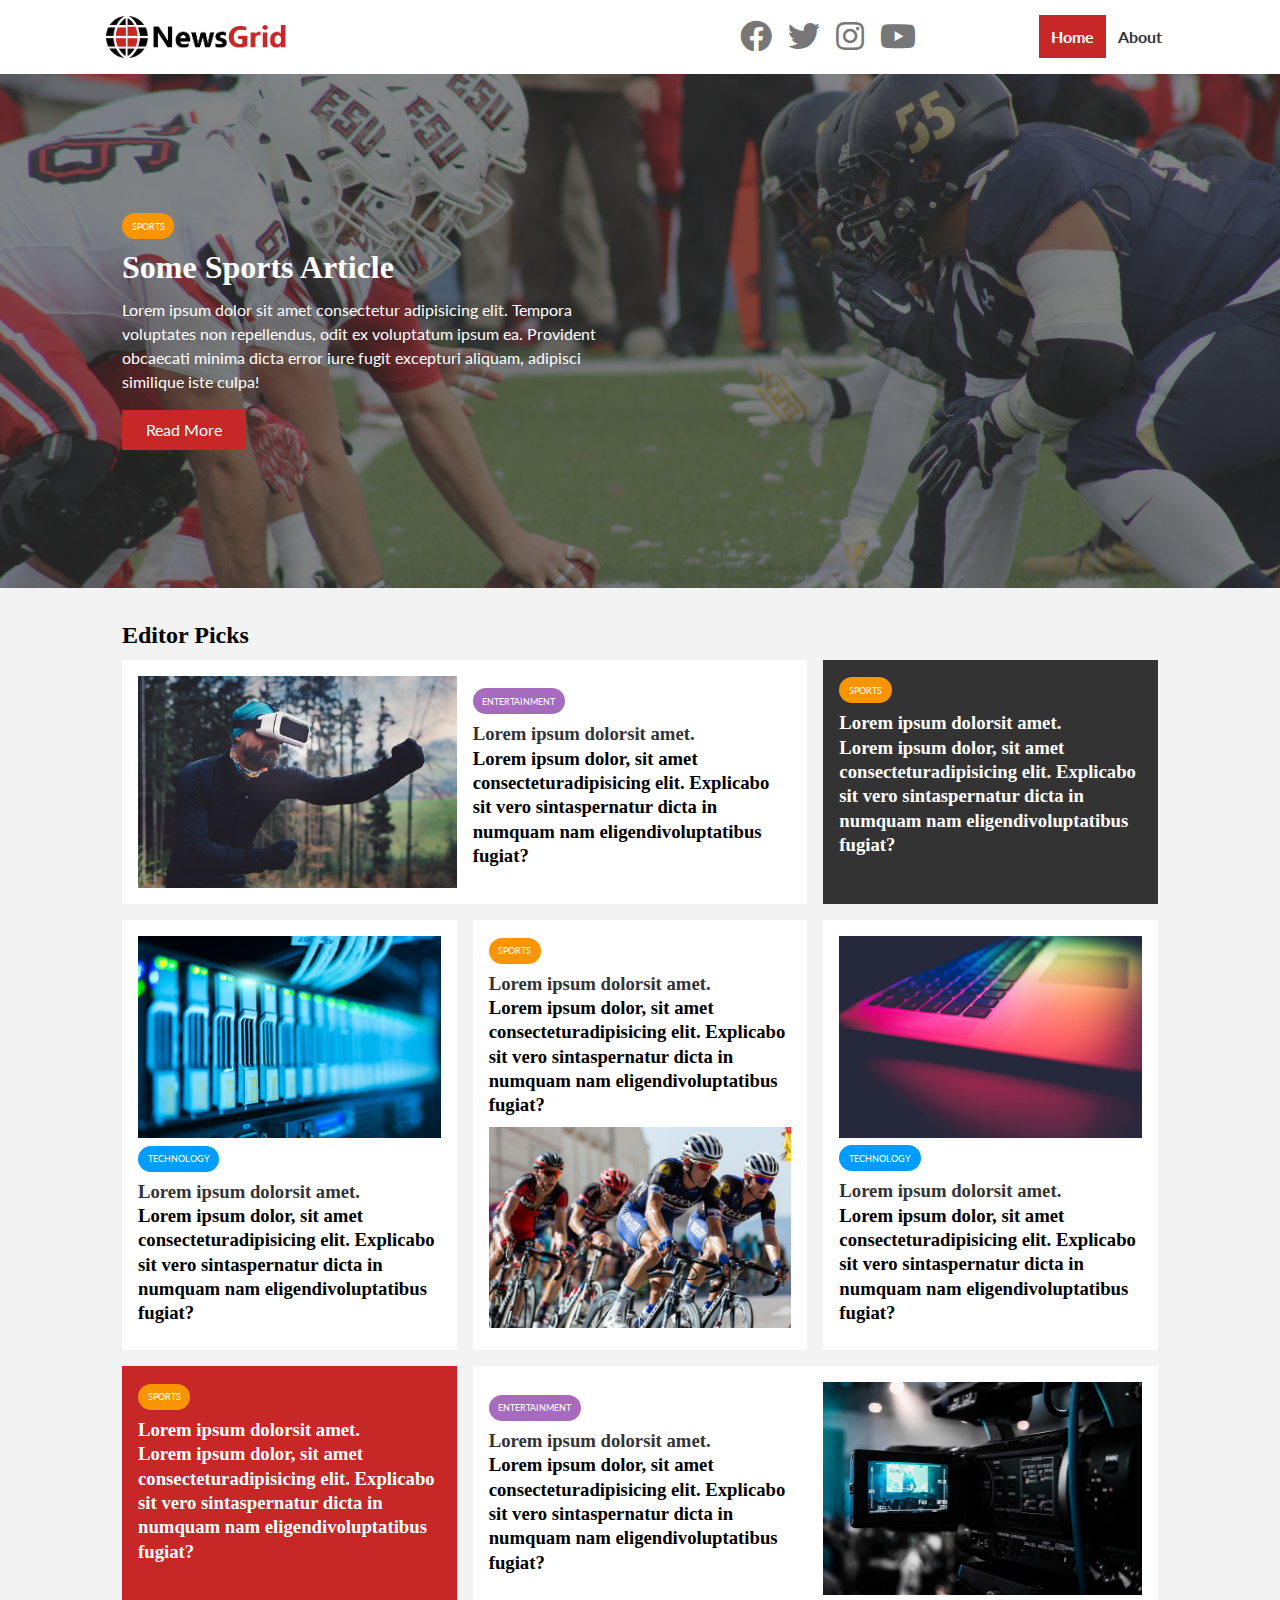
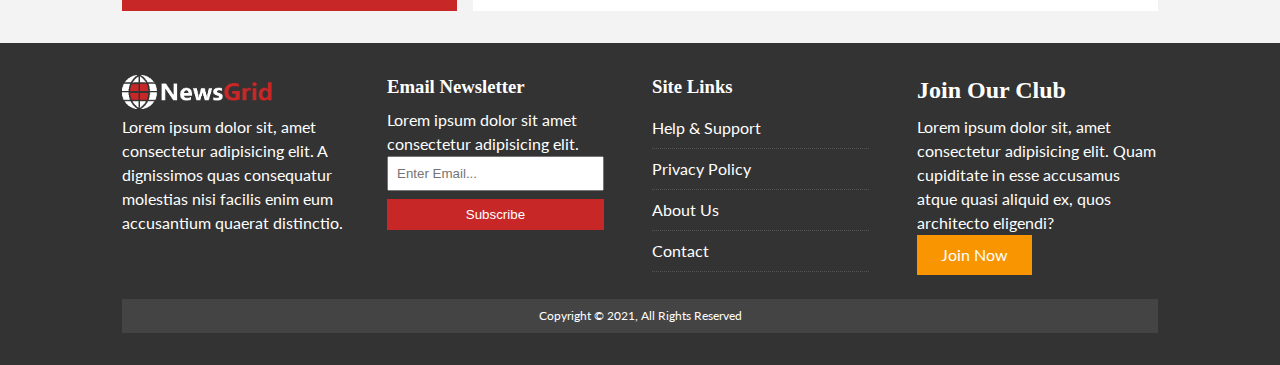
<file: index.html>
<!DOCTYPE html>
<html lang="en">

<head>
    <meta charset="UTF-8">
    <meta name="viewport" content="width=device-width, initial-scale=1.0">
    <link rel="stylesheet" href="https://cdnjs.cloudflare.com/ajax/libs/font-awesome/5.15.1/css/all.min.css">
    <link rel="preconnect" href="https://fonts.gstatic.com">
    <link
        href="https://fonts.googleapis.com/css2?family=Lato:ital,wght@0,100;0,300;0,400;0,700;0,900;1,100;1,300;1,400;1,700;1,900&display=swap"
        rel="stylesheet">
    <link rel="stylesheet" href="css/style.css">
    <link rel="stylesheet" media="screen and (max-width: 768px)" href="css/mobile.css">
    <link rel="shortcut icon" type="image/x-icon" href="favicon.ico">

    <title>NewsGrid | Latest News</title>
</head>

<body>
    <nav id="main-nav">
        <div class="container">
            <img src="images/logo.png" alt="NewsGrid Logo" class="logo">
            <div class="social">
                <a href="http://fb.com" class="facebook" target="_blank"><i class="fab fa-facebook fa-2x"></i></a>
                <a href="http://twitter.com" class="twitter" target="_blank"><i class="fab fa-twitter fa-2x"></i></a>
                <a href="http://instagram.com" class="instagram" target="_blank"><i
                        class="fab fa-instagram fa-2x"></i></a>
                <a href="http://youtube.com" class="youtube" target="_blank"><i class="fab fa-youtube fa-2x"></i></a>
            </div>

            <ul>
                <li><a href="index.html" class="current">Home</a></li>
                <li><a href="about.html">About</a></li>
            </ul>
        </div>
    </nav>

    <!-- Showcase -->

    <header id="showcase">
        <div class="container">
            <div class="showcase-container">
                <div class="showcase-content">
                    <div class="category category-sports">Sports</div>
                    <h1>Some Sports Article</h1>
                    <p>Lorem ipsum dolor sit amet consectetur adipisicing elit. Tempora voluptates non repellendus, odit
                        ex voluptatum ipsum ea. Provident obcaecati minima dicta error iure fugit excepturi aliquam,
                        adipisci similique iste culpa!</p>
                    <a href="article.html" class="btn btn-primary">Read More</a>
                </div>
            </div>
        </div>
    </header>

    <!-- Home Articles -->
    <section id="home-articles" class="py-2">
        <div class="container">
            <h2>Editor Picks</h2>
            <div class="articles-container">
                <article class="card">
                    <img src="images/articles/ent1.jpg" alt="">
                    <div>
                        <div class="category category-ent">Entertainment</div>
                        <h3>
                            <a href="article.html">Lorem ipsum dolorsit amet.</a>
                            <p>Lorem ipsum dolor, sit amet consecteturadipisicing elit. Explicabo sit vero
                                sintaspernatur dicta in numquam nam eligendivoluptatibus fugiat?</p>
                        </h3>
                    </div>
                </article>
                <article class="card bg-dark">
                    <div class="category category-sports">Sports</div>
                    <h3>
                        <a href="article.html">Lorem ipsum dolorsit amet.</a>
                        <p>Lorem ipsum dolor, sit amet consecteturadipisicing elit. Explicabo sit vero
                            sintaspernatur dicta in numquam nam eligendivoluptatibus fugiat?</p>
                    </h3>
                </article>
                <article class="card">
                    <img src="images/articles/tech1.jpg" alt="">
                    <div class="category category-tech">Technology</div>
                    <h3>
                        <a href="article.html">Lorem ipsum dolorsit amet.</a>
                        <p>Lorem ipsum dolor, sit amet consecteturadipisicing elit. Explicabo sit vero
                            sintaspernatur dicta in numquam nam eligendivoluptatibus fugiat?</p>
                    </h3>
                </article>
                <article class="card">
                    <div class="category category-sports">Sports</div>
                    <h3>
                        <a href="article.html">Lorem ipsum dolorsit amet.</a>
                        <p>Lorem ipsum dolor, sit amet consecteturadipisicing elit. Explicabo sit vero
                            sintaspernatur dicta in numquam nam eligendivoluptatibus fugiat?</p>
                    </h3>
                    <img src="images/articles/sports1.jpg" alt="">
                </article>
                <article class="card">
                    <img src="images/articles/tech2.jpg" alt="">
                    <div class="category category-tech">Technology</div>
                    <h3>
                        <a href="article.html">Lorem ipsum dolorsit amet.</a>
                        <p>Lorem ipsum dolor, sit amet consecteturadipisicing elit. Explicabo sit vero
                            sintaspernatur dicta in numquam nam eligendivoluptatibus fugiat?</p>
                    </h3>
                </article>
                <article class="card bg-primary">
                    <div class="category category-sports">Sports</div>
                    <h3>
                        <a href="article.html">Lorem ipsum dolorsit amet.</a>
                        <p>Lorem ipsum dolor, sit amet consecteturadipisicing elit. Explicabo sit vero
                            sintaspernatur dicta in numquam nam eligendivoluptatibus fugiat?</p>
                    </h3>
                </article>
                <article class="card">
                    <div>
                        <div class="category category-ent">Entertainment</div>
                        <h3>
                            <a href="article.html">Lorem ipsum dolorsit amet.</a>
                            <p>Lorem ipsum dolor, sit amet consecteturadipisicing elit. Explicabo sit vero
                                sintaspernatur dicta in numquam nam eligendivoluptatibus fugiat?</p>
                        </h3>
                    </div>
                    <img src="images/articles/ent2.jpg" alt="">
                </article>
            </div>
        </div>
    </section>

    <!-- Footer -->

    <footer id="main-footer" class="py-2">
        <div class="container footer-container">
            <div>
                <img src="images/logo_light.png" alt="NewsGrid">
                <p>Lorem ipsum dolor sit, amet consectetur adipisicing elit. A dignissimos quas consequatur molestias
                    nisi
                    facilis enim eum accusantium quaerat distinctio.</p>
            </div>
            <div>
                <h3>Email Newsletter</h3>
                <p>Lorem ipsum dolor sit amet consectetur adipisicing elit.</p>
                <form>
                    <input type="email" placeholder="Enter Email...">
                    <input type="submit" value="Subscribe" class="btn btn-primary">
                </form>
            </div>
            <div>
                <h3>Site Links</h3>
                <ul class="list">
                    <li><a href="#">Help & Support</a></li>
                    <li><a href="#">Privacy Policy</a></li>
                    <li><a href="#">About Us</a></li>
                    <li><a href="#">Contact</a></li>
                </ul>
            </div>

            <div>
                <h2>Join Our Club</h2>
                <p>Lorem ipsum dolor sit, amet consectetur adipisicing elit. Quam cupiditate in esse accusamus atque
                    quasi aliquid ex, quos architecto eligendi?</p>
                <a href="#" class="btn btn-secondary">Join Now</a>
            </div>

            <div>
                <p>Copyright &copy; 2021, All Rights Reserved</p>
            </div>
        </div>
    </footer>
</body>

</html>
</file>
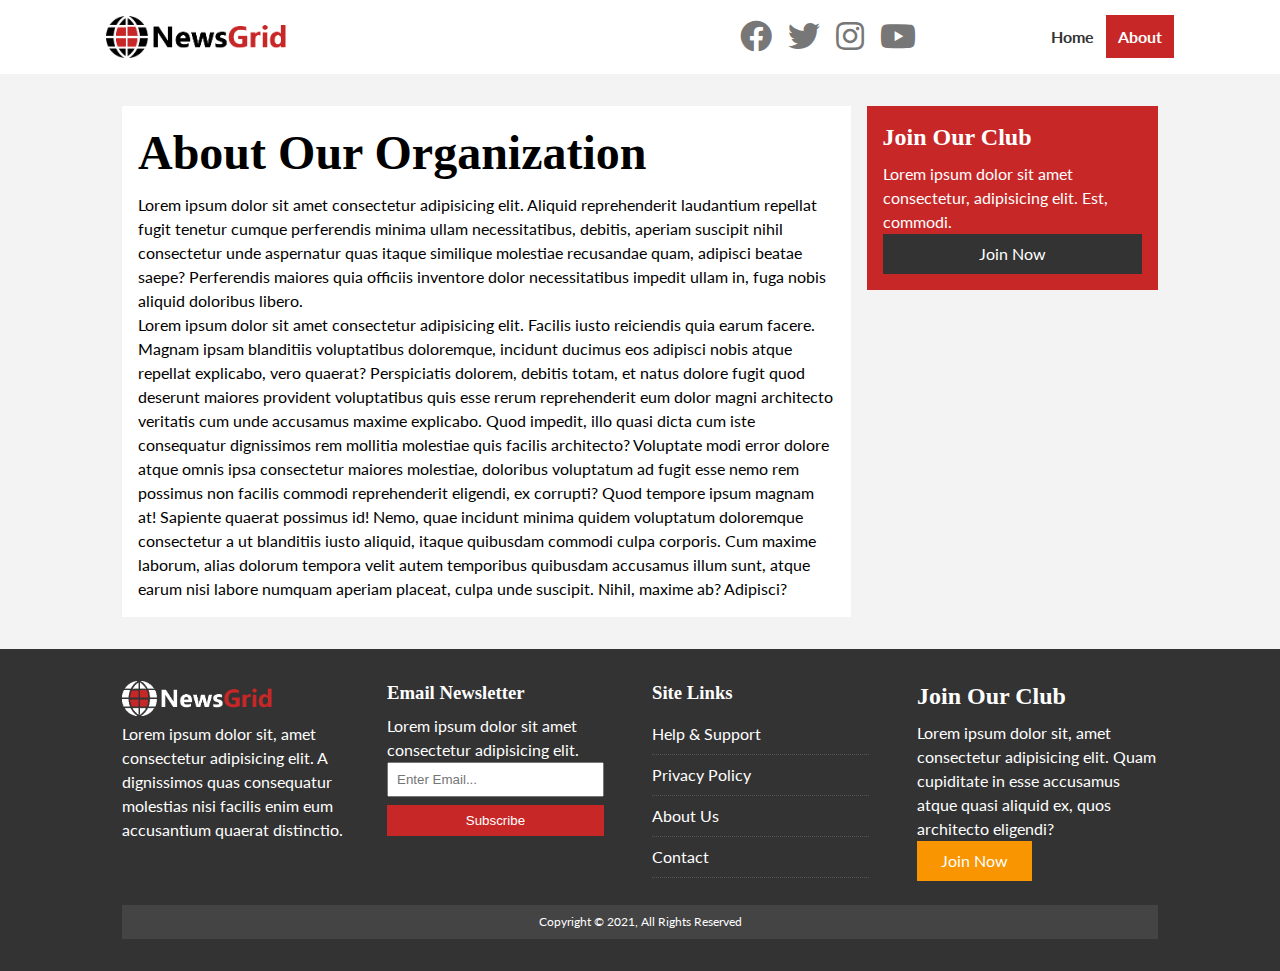
<file: about.html>
<!DOCTYPE html>
<html lang="en">

<head>
    <meta charset="UTF-8">
    <meta name="viewport" content="width=device-width, initial-scale=1.0">
    <link rel="stylesheet" href="https://cdnjs.cloudflare.com/ajax/libs/font-awesome/5.15.1/css/all.min.css">
    <link rel="preconnect" href="https://fonts.gstatic.com">
    <link
        href="https://fonts.googleapis.com/css2?family=Lato:ital,wght@0,100;0,300;0,400;0,700;0,900;1,100;1,300;1,400;1,700;1,900&display=swap"
        rel="stylesheet">
    <link rel="stylesheet" href="css/style.css">
    <link rel="stylesheet" media="screen and (max-width: 768px)" href="css/mobile.css">
    <link rel="shortcut icon" type="image/x-icon" href="favicon.ico">

    <title>NewsGrid | About</title>
</head>

<body>
    <nav id="main-nav">
        <div class="container">
            <img src="images/logo.png" alt="NewsGrid Logo" class="logo">
            <div class="social">
                <a href="http://fb.com" class="facebook" target="_blank"><i class="fab fa-facebook fa-2x"></i></a>
                <a href="http://twitter.com" class="twitter" target="_blank"><i class="fab fa-twitter fa-2x"></i></a>
                <a href="http://instagram.com" class="instagram" target="_blank"><i
                        class="fab fa-instagram fa-2x"></i></a>
                <a href="http://youtube.com" class="youtube" target="_blank"><i class="fab fa-youtube fa-2x"></i></a>
            </div>

            <ul>
                <li><a href="index.html">Home</a></li>
                <li><a href="about.html" class="current">About</a></li>
            </ul>
        </div>
    </nav>

    <!-- About Section -->

    <section id="about">
        <div class="container">
            <div class="page-container">
                <article class="card">
                    <h1 class="l-heading">About Our Organization</h1>
                    <p>Lorem ipsum dolor sit amet consectetur adipisicing elit. Aliquid reprehenderit laudantium
                        repellat fugit tenetur cumque perferendis minima ullam necessitatibus, debitis, aperiam suscipit
                        nihil consectetur unde aspernatur quas itaque similique molestiae recusandae quam, adipisci
                        beatae saepe? Perferendis maiores quia officiis inventore dolor necessitatibus impedit ullam in,
                        fuga nobis aliquid doloribus libero.</p>
                    <p>Lorem ipsum dolor sit amet consectetur adipisicing elit. Facilis iusto reiciendis quia earum
                        facere. Magnam ipsam blanditiis voluptatibus doloremque, incidunt ducimus eos adipisci nobis
                        atque repellat explicabo, vero quaerat? Perspiciatis dolorem, debitis totam, et natus dolore
                        fugit quod deserunt maiores provident voluptatibus quis esse rerum reprehenderit eum dolor magni
                        architecto veritatis cum unde accusamus maxime explicabo. Quod impedit, illo quasi dicta cum
                        iste consequatur dignissimos rem mollitia molestiae quis facilis architecto? Voluptate modi
                        error dolore atque omnis ipsa consectetur maiores molestiae, doloribus voluptatum ad fugit esse
                        nemo rem possimus non facilis commodi reprehenderit eligendi, ex corrupti? Quod tempore ipsum
                        magnam at! Sapiente quaerat possimus id! Nemo, quae incidunt minima quidem voluptatum doloremque
                        consectetur a ut blanditiis iusto aliquid, itaque quibusdam commodi culpa corporis. Cum maxime
                        laborum, alias dolorum tempora velit autem temporibus quibusdam accusamus illum sunt, atque
                        earum nisi labore numquam aperiam placeat, culpa unde suscipit. Nihil, maxime ab? Adipisci?</p>
                </article>
                <aside class="card bg-primary">
                    <h2>Join Our Club</h2>
                    <p>Lorem ipsum dolor sit amet consectetur, adipisicing elit. Est, commodi.</p>
                    <a href="#" class="btn btn-dark btn-block">Join Now</a>
                </aside>
            </div>
        </div>
    </section>


    <!-- Footer -->

    <footer id="main-footer" class="py-2">
        <div class="container footer-container">
            <div>
                <img src="images/logo_light.png" alt="NewsGrid">
                <p>Lorem ipsum dolor sit, amet consectetur adipisicing elit. A dignissimos quas consequatur molestias
                    nisi
                    facilis enim eum accusantium quaerat distinctio.</p>
            </div>
            <div>
                <h3>Email Newsletter</h3>
                <p>Lorem ipsum dolor sit amet consectetur adipisicing elit.</p>
                <form>
                    <input type="email" placeholder="Enter Email...">
                    <input type="submit" value="Subscribe" class="btn btn-primary">
                </form>
            </div>
            <div>
                <h3>Site Links</h3>
                <ul class="list">
                    <li><a href="#">Help & Support</a></li>
                    <li><a href="#">Privacy Policy</a></li>
                    <li><a href="#">About Us</a></li>
                    <li><a href="#">Contact</a></li>
                </ul>
            </div>

            <div>
                <h2>Join Our Club</h2>
                <p>Lorem ipsum dolor sit, amet consectetur adipisicing elit. Quam cupiditate in esse accusamus atque
                    quasi aliquid ex, quos architecto eligendi?</p>
                <a href="#" class="btn btn-secondary">Join Now</a>
            </div>

            <div>
                <p>Copyright &copy; 2021, All Rights Reserved</p>
            </div>
        </div>
    </footer>
</body>

</html>
</file>
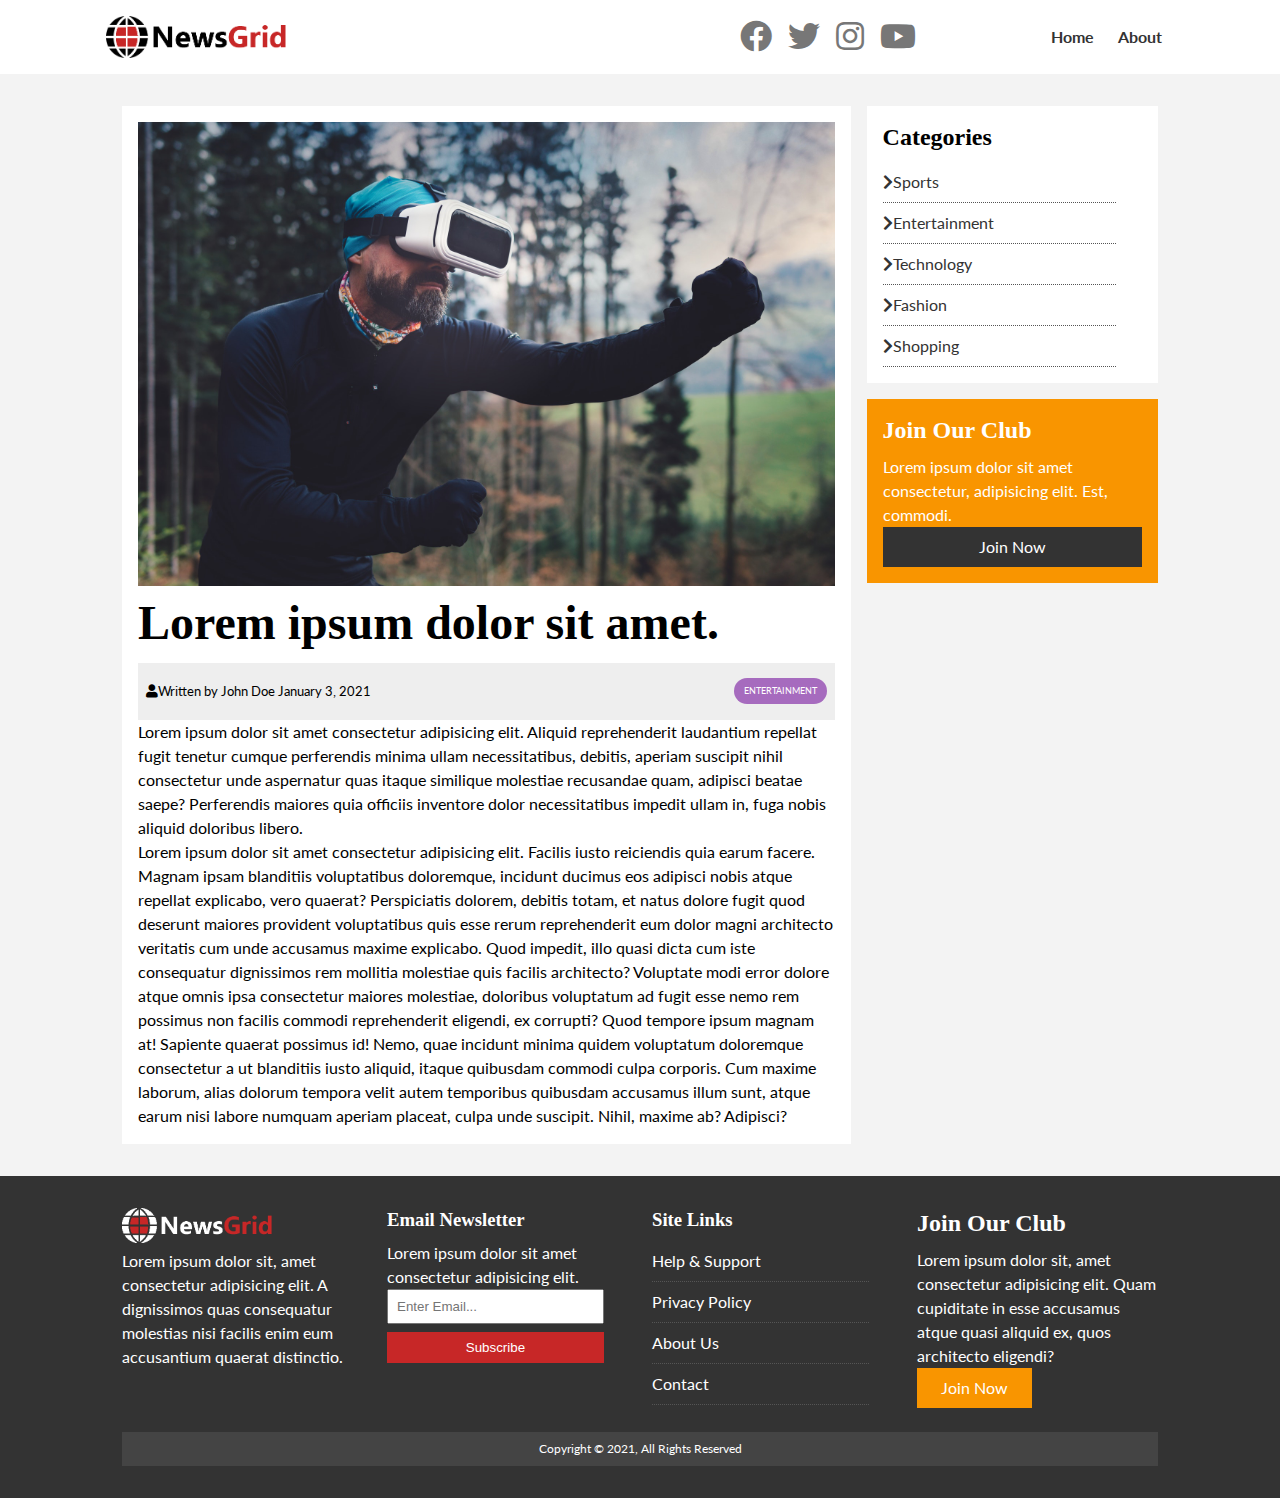
<file: article.html>
<!DOCTYPE html>
<html lang="en">

<head>
    <meta charset="UTF-8">
    <meta name="viewport" content="width=device-width, initial-scale=1.0">
    <link rel="stylesheet" href="https://cdnjs.cloudflare.com/ajax/libs/font-awesome/5.15.1/css/all.min.css">
    <link rel="preconnect" href="https://fonts.gstatic.com">
    <link
        href="https://fonts.googleapis.com/css2?family=Lato:ital,wght@0,100;0,300;0,400;0,700;0,900;1,100;1,300;1,400;1,700;1,900&display=swap"
        rel="stylesheet">
    <link rel="stylesheet" href="css/style.css">
    <link rel="stylesheet" media="screen and (max-width: 768px)" href="css/mobile.css">
    <link rel="shortcut icon" type="image/x-icon" href="favicon.ico">

    <title>NewsGrid | Latest News</title>
</head>

<body>
    <nav id="main-nav">
        <div class="container">
            <img src="images/logo.png" alt="NewsGrid Logo" class="logo">
            <div class="social">
                <a href="http://fb.com" class="facebook" target="_blank"><i class="fab fa-facebook fa-2x"></i></a>
                <a href="http://twitter.com" class="twitter" target="_blank"><i class="fab fa-twitter fa-2x"></i></a>
                <a href="http://instagram.com" class="instagram" target="_blank"><i
                        class="fab fa-instagram fa-2x"></i></a>
                <a href="http://youtube.com" class="youtube" target="_blank"><i class="fab fa-youtube fa-2x"></i></a>
            </div>

            <ul>
                <li><a href="index.html">Home</a></li>
                <li><a href="about.html">About</a></li>
            </ul>
        </div>
    </nav>

    <!-- About Section -->

    <section id="article">
        <div class="container">
            <div class="page-container">
                <article class="card">
                    <img src="images/articles/ent1.jpg" alt="Entertainment">
                    <h1 class="l-heading">Lorem ipsum dolor sit amet.</h1>
                    <div class="meta">
                        <small><i class="fas fa-user"></i>Written by John Doe January 3, 2021</small>
                        <div class="category category-ent">Entertainment</div>
                    </div>
                    <p>Lorem ipsum dolor sit amet consectetur adipisicing elit. Aliquid reprehenderit laudantium
                        repellat fugit tenetur cumque perferendis minima ullam necessitatibus, debitis, aperiam suscipit
                        nihil consectetur unde aspernatur quas itaque similique molestiae recusandae quam, adipisci
                        beatae saepe? Perferendis maiores quia officiis inventore dolor necessitatibus impedit ullam in,
                        fuga nobis aliquid doloribus libero.</p>
                    <p>Lorem ipsum dolor sit amet consectetur adipisicing elit. Facilis iusto reiciendis quia earum
                        facere. Magnam ipsam blanditiis voluptatibus doloremque, incidunt ducimus eos adipisci nobis
                        atque repellat explicabo, vero quaerat? Perspiciatis dolorem, debitis totam, et natus dolore
                        fugit quod deserunt maiores provident voluptatibus quis esse rerum reprehenderit eum dolor magni
                        architecto veritatis cum unde accusamus maxime explicabo. Quod impedit, illo quasi dicta cum
                        iste consequatur dignissimos rem mollitia molestiae quis facilis architecto? Voluptate modi
                        error dolore atque omnis ipsa consectetur maiores molestiae, doloribus voluptatum ad fugit esse
                        nemo rem possimus non facilis commodi reprehenderit eligendi, ex corrupti? Quod tempore ipsum
                        magnam at! Sapiente quaerat possimus id! Nemo, quae incidunt minima quidem voluptatum doloremque
                        consectetur a ut blanditiis iusto aliquid, itaque quibusdam commodi culpa corporis. Cum maxime
                        laborum, alias dolorum tempora velit autem temporibus quibusdam accusamus illum sunt, atque
                        earum nisi labore numquam aperiam placeat, culpa unde suscipit. Nihil, maxime ab? Adipisci?</p>
                </article>

                <aside id="categories" class="card">
                    <h2>Categories</h2>
                    <ul class="list">
                        <li><a href="#"><i class="fas fa-chevron-right"></i>Sports</a></li>
                        <li><a href="#"><i class="fas fa-chevron-right"></i>Entertainment</a></li>
                        <li><a href="#"><i class="fas fa-chevron-right"></i>Technology</a></li>
                        <li><a href="#"><i class="fas fa-chevron-right"></i>Fashion</a></li>
                        <li><a href="#"><i class="fas fa-chevron-right"></i>Shopping</a></li>
                    </ul>
                </aside>
                <aside class="card bg-secondary">
                    <h2>Join Our Club</h2>
                    <p>Lorem ipsum dolor sit amet consectetur, adipisicing elit. Est, commodi.</p>
                    <a href="#" class="btn btn-dark btn-block">Join Now</a>
                </aside>
            </div>
        </div>
    </section>


    <!-- Footer -->

    <footer id="main-footer" class="py-2">
        <div class="container footer-container">
            <div>
                <img src="images/logo_light.png" alt="NewsGrid">
                <p>Lorem ipsum dolor sit, amet consectetur adipisicing elit. A dignissimos quas consequatur molestias
                    nisi
                    facilis enim eum accusantium quaerat distinctio.</p>
            </div>
            <div>
                <h3>Email Newsletter</h3>
                <p>Lorem ipsum dolor sit amet consectetur adipisicing elit.</p>
                <form>
                    <input type="email" placeholder="Enter Email...">
                    <input type="submit" value="Subscribe" class="btn btn-primary">
                </form>
            </div>
            <div>
                <h3>Site Links</h3>
                <ul class="list">
                    <li><a href="#">Help & Support</a></li>
                    <li><a href="#">Privacy Policy</a></li>
                    <li><a href="#">About Us</a></li>
                    <li><a href="#">Contact</a></li>
                </ul>
            </div>

            <div>
                <h2>Join Our Club</h2>
                <p>Lorem ipsum dolor sit, amet consectetur adipisicing elit. Quam cupiditate in esse accusamus atque
                    quasi aliquid ex, quos architecto eligendi?</p>
                <a href="#" class="btn btn-secondary">Join Now</a>
            </div>

            <div>
                <p>Copyright &copy; 2021, All Rights Reserved</p>
            </div>
        </div>
    </footer>
</body>

</html>
</file>
<file: css/style.css>
:root {
    --primary-color: #c72727;
    --secondary-color: #f99500;
    --light-color: #f3f3f3;
    --dark-color: #333;
    --max-width: 1100px;
    --facebook-color: #4267B2;
    --instagram-color: #E1306C;
    --twitter-color: #1DA1F2;
    --youtube-color: #FF0000;
}

.category {
    --sports-color: #f99500;
    --ent-color: #a66bbe;
    --tech-color: #009cff;
}

* {
    margin: 0;
    padding: 0;
    box-sizing: border-box;
}

body {
    font-family: 'Lato', sans-serif;
    line-height: 1.5;
    background: var(--light-color);
}

a {
    text-decoration: none;
    color: #333;
}

ul {
    list-style: none;
}

p {
    margin: 0.5rem, 0;
}

img {
    width: 100%;
}

h1,
h2,
h3,
h4,
h5,
h6 {
    font-family: 'Staatliches', cursive;
    margin-bottom: .55rem;
    line-height: 1.3;
}

/* Utility */

.container {
    max-width: var(--max-width);
    margin: auto;
    padding: 0 2rem;
    overflow: hidden;
}

.category {
    display: inline-block;
    color: #fff;
    font-size: 0.55rem;
    padding: 0.4rem 0.6rem;
    border-radius: 15px;
    margin-bottom: 0.5rem;
    text-transform: uppercase;
}

.category-sports {
    background: var(--sports-color)
}

.category-ent {
    background: var(--ent-color)
}

.category-tech {
    background: var(--tech-color)
}

.btn {
    display: inline-block;
    border: none;
    background: var(--dark-color);
    color: #fff;
    padding: 0.5rem 1.5rem;
    transition: opacity 0.4s ease-in-out;
}

.btn-light {
    background: var(--light-color)
}

.btn-primary {
    background: var(--primary-color)
}

.btn-secondary {
    background: var(--secondary-color)
}

.btn:hover {
    opacity: 0.9;
}

.btn-block {
    display: block;
    width: 100%;
    text-align: center;
}

.card {
    background: #fff;
    padding: 1rem;
}

.bg-dark {
    background: var(--dark-color);
    color: #fff;
}

.bg-primary {
    background: var(--primary-color);
    color: #fff;
}

.bg-secondary {
    background: var(--secondary-color);
    color: #fff;
}


.bg-dark h1,
.bg-dark h2,
.bg-dark h3,
.bg-dark a,
.bg-primary h1,
.bg-primary h2,
.bg-primary h3,
.bg-primary a,
.bg-secondary h1,
.bg-secondary h2,
.bg-secondary h3,
.bg-secondary a {
    color: #fff;
}


.py-1 {
    padding: 1.5rem 0
}

.py-2 {
    padding: 2rem 0
}

.py-3 {
    padding: 3rem 0
}

.p-1 {
    padding: 1.5rem
}

.p-2 {
    padding: 2rem
}

.p-3 {
    padding: 3rem
}

.l-heading {
    font-size: 3rem;
}

#main-footer .list li,
.list li {
    padding: .5rem 0;
    border-bottom: 1px dotted #555;
    width: 90%;
}

#main-footer .list li a:hover,
.list li a:hover {
    color: var(--primary-color)
}

/* Inner page container */
.page-container {
    display: grid;
    grid-template-columns: 5fr 2fr;
    margin: 2rem 0;
    grid-gap: 1rem;
}


.page-container>*:first-child {
    grid-row: 1 / span 3;
}


/* Navigation */

#main-nav {
    background: #fff;
    position: sticky;
    top: 0;
    z-index: 2;
}

#main-nav .container {
    display: grid;
    grid-template-columns: 6fr 3fr 2fr;
    padding: 1rem;
    align-items: center;
}

#main-nav .logo {
    width: 180px;
}

#main-nav ul {
    justify-self: end;
    display: flex;
}

#main-nav ul li a {
    padding: .75rem;
    font-weight: bold;
}

#main-nav ul li a.current {
    background: var(--primary-color);
    color: #fff;
}

#main-nav ul li a:hover {
    background: var(--light-color);
    color: var(--dark-color)
}

#main-nav .social {
    justify-self: center;
}

#main-nav .social i {
    color: #777;
    margin-right: .75rem;
    transition: color 0.3s ease-in-out;
}

/* Hover on social media */

#main-nav .social i.fab.fa-facebook:hover {
    color: var(--facebook-color)
}

#main-nav .social i.fab.fa-instagram:hover {
    color: var(--instagram-color)
}

#main-nav .social i.fab.fa-twitter:hover {
    color: var(--twitter-color)
}

#main-nav .social i.fab.fa-youtube:hover {
    color: var(--youtube-color)
}


/* Showcase */

#showcase {
    color: #fff;
    background: #333;
    position: relative;
    padding: 2rem;
}

#showcase::before {
    content: '';
    background: url('/images/featured.jpg') no-repeat center center/cover;
    position: absolute;
    top: 0;
    left: 0;
    width: 100%;
    height: 100%;
    opacity: 0.4;
}

#showcase .showcase-container {
    display: grid;
    grid-template-columns: repeat(2, 1fr);
    justify-content: center;
    align-items: center;
    height: 50vh;
}

#showcase .showcase-content {
    z-index: 1;
}

#showcase .showcase-content p {
    margin-bottom: 1rem;
}

#home-articles .articles-container {
    display: grid;
    grid-template-columns: repeat(3, 1fr);
    grid-gap: 1rem;
}

#home-articles .articles-container>*:first-child,
#home-articles .articles-container>*:last-child {
    display: grid;
    grid-template-columns: repeat(2, 1fr);
    align-items: center;
    grid-column: 1 / span 2;
    grid-gap: 1rem;
}

#home-articles .articles-container>*:last-child {
    grid-column: 2 / span 2;
}

#article .meta {
    display: flex;
    justify-content: space-between;
    background: #eee;
    align-items: center;
    padding: 0.5rem;

}

#article .meta .category {
    margin-top: 0.4rem;
}

/* Footer */

#main-footer {
    background: var(--dark-color);
    color: #fff;
}

#main-footer img {
    width: 150px;
}

#main-footer a {
    color: #fff;
}

#main-footer .footer-container {
    display: grid;
    grid-template-columns: repeat(4, 1fr);
    grid-gap: 1.5rem;
}

#main-footer .footer-container>*:last-child {
    background: #444;
    grid-column: 1 / span 4;
    padding: .5rem;
    text-align: center;
    font-size: .75rem;
}

#main-footer .footer-container input[type='email'] {
    width: 90%;
    padding: 0.5rem;
    margin-bottom: 0.5rem;
}

#main-footer .footer-container input[type='submit'] {
    width: 90%;
}
</file>
<file: css/mobile.css>
/* Navigation */

#main-nav .social {
    display: none;
}

#main-nav .container {
    grid-template-columns: 1fr;
    grid-gap: 1.2rem;
}

#main-nav ul,
#main-nav .logo {
    justify-self: center;
}

#main-nav ul li a {
    padding: 0.50rem;
}

#home-articles .articles-container {
    grid-template-columns: repeat(2, 1fr);
}

#home-articles .articles-container>*:first-child,
#home-articles .articles-container>*:last-child {
    grid-template-columns: 1fr;
    grid-column: 1;
}

@media(max-width: 600px) {

    /* Stack Grid Items */
    #showcase .showcase-container,
    #home-articles .articles-container,
    #main-footer .footer-container {
        grid-template-columns: 1fr;
    }

    #main-footer .footer-container>*:last-child {
        grid-column: 1;
    }

    #main-footer .footer-container:first-child>*:first-child,
    #main-footer .footer-container>*:nth-child(2) {
        border-bottom: 1px dotted #444;
        padding-bottom: 1rem;
    }

    .page-container {
        grid-template-columns: 1fr;
        text-align: center;
    }

    .page-container>*:first-child {
        grid-row: 1;
    }

    .l-heading {
        font-size: 2rem;
    }
}
</file>
